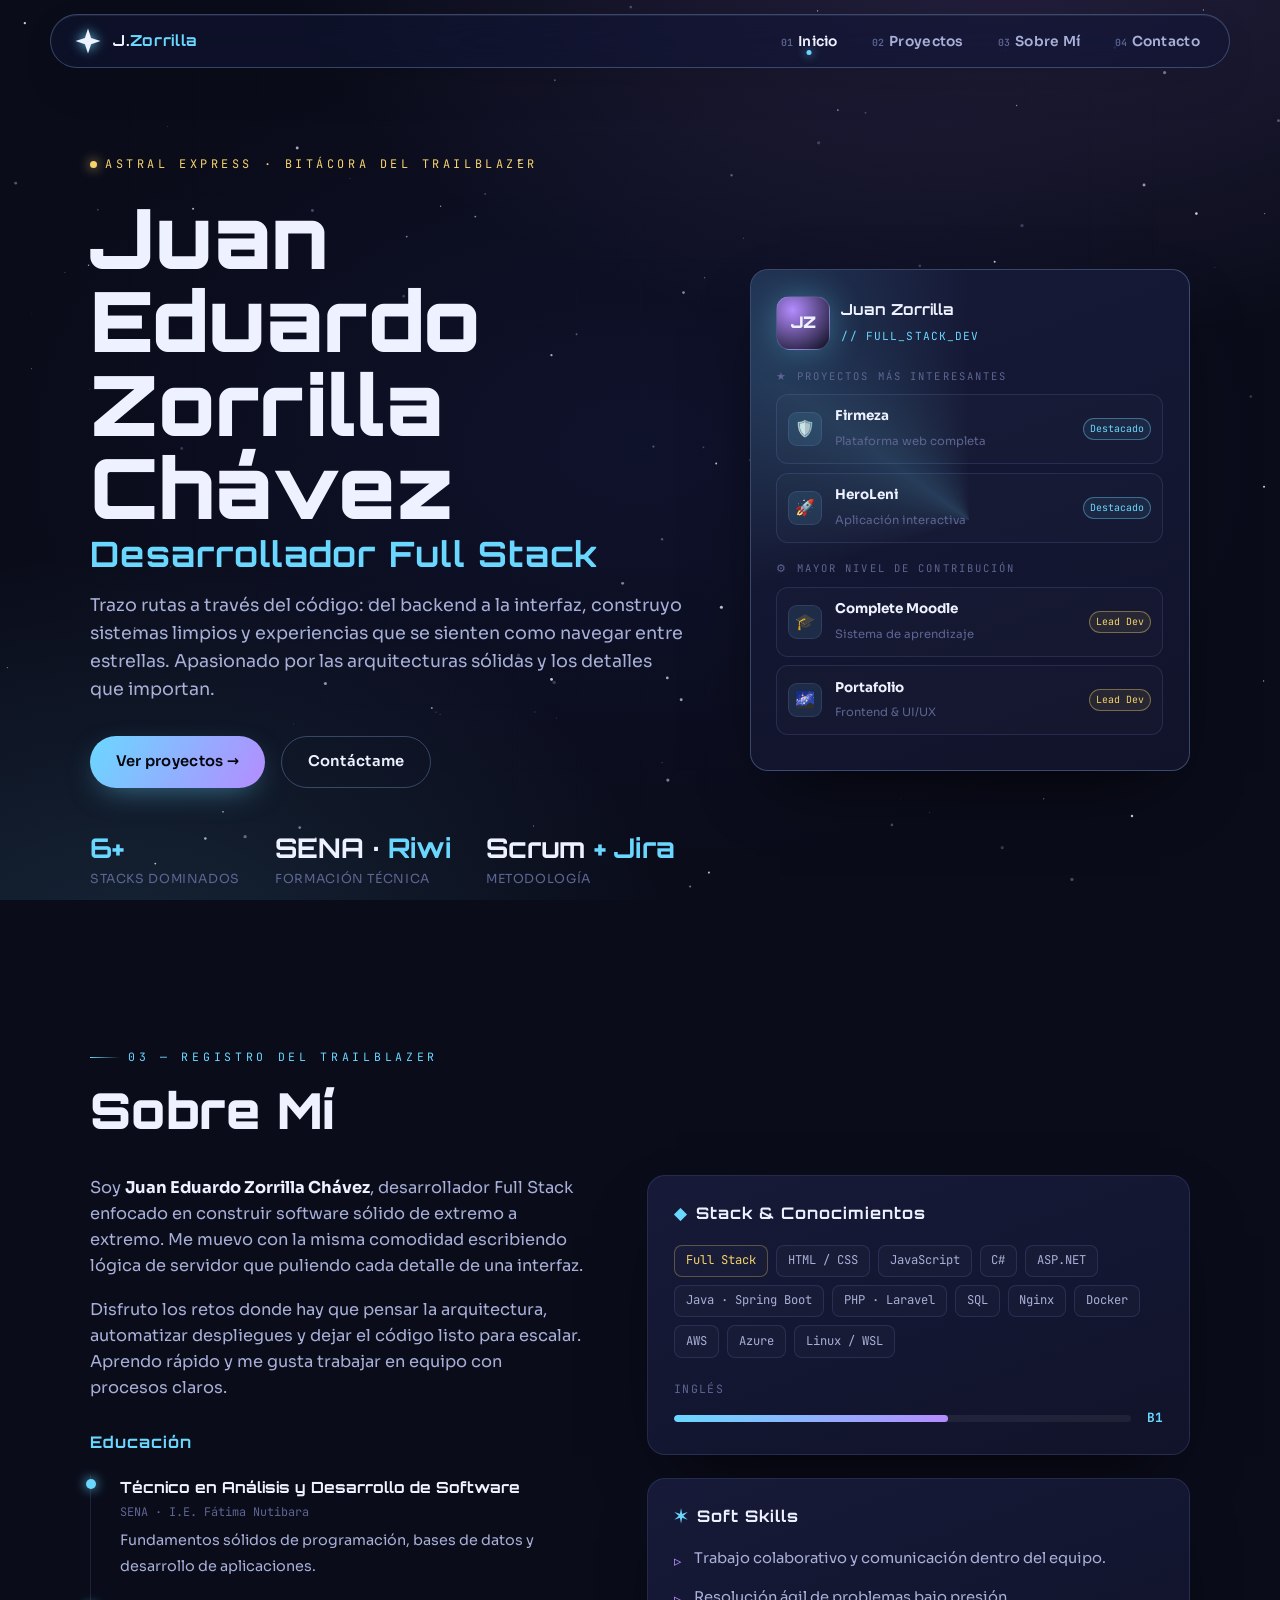
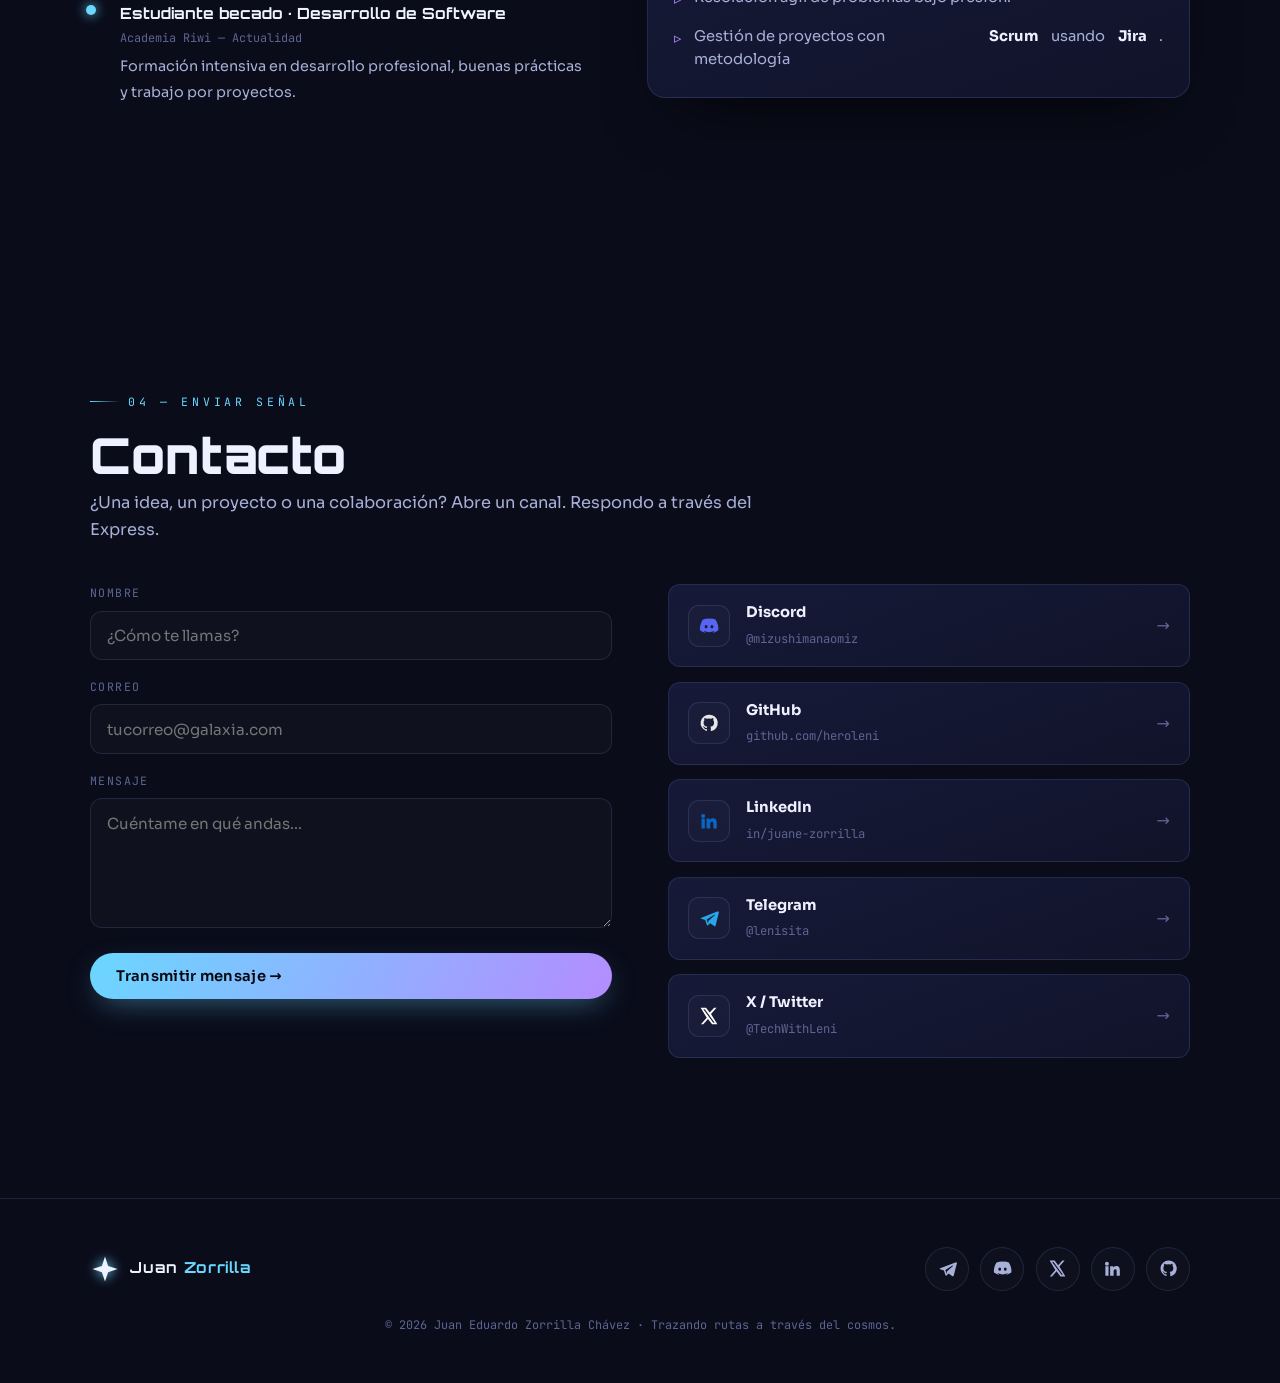
<file: index.html>
<!DOCTYPE html>
<html lang="es">
<head>
<meta charset="UTF-8" />
<meta name="viewport" content="width=device-width, initial-scale=1.0" />
<title>Juan Eduardo Zorrilla Chávez — Portafolio</title>
<meta name="description" content="Desarrollador Full Stack. Trazando rutas a través del código." />
<link rel="preconnect" href="https://fonts.googleapis.com" />
<link rel="preconnect" href="https://fonts.gstatic.com" crossorigin />
<link href="https://fonts.googleapis.com/css2?family=Orbitron:wght@500;700;900&family=Sora:wght@300;400;600;700&family=JetBrains+Mono:wght@400;600&display=swap" rel="stylesheet" />
<link rel="stylesheet" href="styles.css" />
</head>
<body>

<canvas id="starfield"></canvas>
<div id="grid-overlay"></div>

<!-- =================== NAVBAR =================== -->
<nav class="nav" id="nav" aria-label="Navegación principal">
  <a href="index.html" class="brand">
    <span class="mark" aria-hidden="true">
      <svg viewBox="0 0 24 24" fill="none"><path d="M12 2 L14.5 9.5 L22 12 L14.5 14.5 L12 22 L9.5 14.5 L2 12 L9.5 9.5 Z" fill="currentColor"/></svg>
    </span>
    <span class="txt">J.<b>Zorrilla</b></span>
  </a>
  <ul class="nav-links" id="navLinks">
    <li><a href="#inicio"    data-link class="active"><span class="idx">01</span>Inicio</a></li>
    <li><a href="proyectos.html"><span class="idx">02</span>Proyectos</a></li>
    <li><a href="#sobre-mi"  data-link><span class="idx">03</span>Sobre Mí</a></li>
    <li><a href="#contacto"  data-link><span class="idx">04</span>Contacto</a></li>
  </ul>
  <button class="nav-toggle" id="navToggle" aria-label="Abrir menú" aria-expanded="false"><span></span></button>
</nav>

<!-- =================== HERO =================== -->
<header class="hero" id="inicio">
  <div class="wrap hero-inner">
    <div class="hero-copy">
      <span class="hero-tag reveal"><span class="dot"></span>Astral Express · Bitácora del Trailblazer</span>
      <h1 class="reveal d1">
        <span class="name">Juan Eduardo<br>Zorrilla Chávez</span>
        <span class="sub">Desarrollador Full Stack</span>
      </h1>
      <p class="lead reveal d2">
        Trazo rutas a través del código: del backend a la interfaz, construyo
        sistemas limpios y experiencias que se sienten como navegar entre estrellas.
        Apasionado por las arquitecturas sólidas y los detalles que importan.
      </p>
      <div class="hero-cta reveal d3">
        <a href="proyectos.html" class="btn">Ver proyectos →</a>
        <a href="#contacto" class="btn ghost">Contáctame</a>
      </div>
      <div class="hero-stats reveal d4">
        <div class="stat"><div class="n"><span>6+</span></div><div class="l">Stacks dominados</div></div>
        <div class="stat"><div class="n">SENA · <span>Riwi</span></div><div class="l">Formación técnica</div></div>
        <div class="stat"><div class="n">Scrum<span> + Jira</span></div><div class="l">Metodología</div></div>
      </div>
    </div>

    <aside class="hero-card reveal d2" aria-label="Proyectos destacados">
      <div class="hc-head">
        <div class="avatar">JZ</div>
        <div class="t"><b>Juan Zorrilla</b><small>// FULL_STACK_DEV</small></div>
      </div>
      <div class="hc-section-label">★ Proyectos más interesantes</div>
      <div class="hc-proj">
        <div class="pi">🛡️</div>
        <div class="pt"><b>Firmeza</b><small>Plataforma web completa</small></div>
        <span class="badge star">Destacado</span>
      </div>
      <div class="hc-proj">
        <div class="pi">🚀</div>
        <div class="pt"><b>HeroLeni</b><small>Aplicación interactiva</small></div>
        <span class="badge star">Destacado</span>
      </div>
      <div class="hc-section-label">⚙ Mayor nivel de contribución</div>
      <div class="hc-proj">
        <div class="pi">🎓</div>
        <div class="pt"><b>Complete Moodle</b><small>Sistema de aprendizaje</small></div>
        <span class="badge lead">Lead Dev</span>
      </div>
      <div class="hc-proj">
        <div class="pi">🌌</div>
        <div class="pt"><b>Portafolio</b><small>Frontend & UI/UX</small></div>
        <span class="badge lead">Lead Dev</span>
      </div>
    </aside>
  </div>
</header>

<!-- =================== SOBRE MÍ =================== -->
<section id="sobre-mi">
  <div class="wrap">
    <span class="eyebrow reveal">03 — Registro del Trailblazer</span>
    <h2 class="section-title reveal d1">Sobre Mí</h2>

    <div class="about-grid" style="margin-top:2.4rem;">
      <div class="about-bio reveal d1">
        <p>
          Soy <strong>Juan Eduardo Zorrilla Chávez</strong>, desarrollador
          Full Stack enfocado en construir software sólido de extremo a extremo.
          Me muevo con la misma comodidad escribiendo lógica de servidor que
          puliendo cada detalle de una interfaz.
        </p>
        <p>
          Disfruto los retos donde hay que pensar la arquitectura, automatizar
          despliegues y dejar el código listo para escalar. Aprendo rápido y me
          gusta trabajar en equipo con procesos claros.
        </p>

        <div class="edu">
          <h4 style="font-family:var(--display);font-size:1rem;letter-spacing:.06em;margin-bottom:1.2rem;color:var(--stellar);">Educación</h4>
          <div class="edu-item">
            <b>Técnico en Análisis y Desarrollo de Software</b>
            <small>SENA · I.E. Fátima Nutibara</small>
            <span>Fundamentos sólidos de programación, bases de datos y desarrollo de aplicaciones.</span>
          </div>
          <div class="edu-item">
            <b>Estudiante becado · Desarrollo de Software</b>
            <small>Academia Riwi — Actualidad</small>
            <span>Formación intensiva en desarrollo profesional, buenas prácticas y trabajo por proyectos.</span>
          </div>
        </div>
      </div>

      <div class="about-panels">
        <div class="panel reveal d2">
          <h4><span class="ic">◆</span> Stack &amp; Conocimientos</h4>
          <div class="chips">
            <span class="chip key">Full Stack</span>
            <span class="chip">HTML / CSS</span>
            <span class="chip">JavaScript</span>
            <span class="chip">C#</span>
            <span class="chip">ASP.NET</span>
            <span class="chip">Java · Spring Boot</span>
            <span class="chip">PHP · Laravel</span>
            <span class="chip">SQL</span>
            <span class="chip">Nginx</span>
            <span class="chip">Docker</span>
            <span class="chip">AWS</span>
            <span class="chip">Azure</span>
            <span class="chip">Linux / WSL</span>
          </div>
          <div style="margin-top:1.4rem;">
            <div style="font-family:var(--mono);font-size:.72rem;letter-spacing:.12em;text-transform:uppercase;color:var(--ink-faint);margin-bottom:.6rem;">Inglés</div>
            <div class="lang-row"><div class="bar"><i style="width:60%"></i></div><b>B1</b></div>
          </div>
        </div>

        <div class="panel reveal d3">
          <h4><span class="ic">✶</span> Soft Skills</h4>
          <ul class="softlist">
            <li><span class="ic">▹</span> Trabajo colaborativo y comunicación dentro del equipo.</li>
            <li><span class="ic">▹</span> Resolución ágil de problemas bajo presión.</li>
            <li><span class="ic">▹</span> Gestión de proyectos con metodología <strong style="color:var(--ink)">Scrum</strong> usando <strong style="color:var(--ink)">Jira</strong>.</li>
          </ul>
        </div>
      </div>
    </div>
  </div>
</section>

<!-- =================== CONTACTO =================== -->
<section id="contacto">
  <div class="wrap">
    <span class="eyebrow reveal">04 — Enviar señal</span>
    <h2 class="section-title reveal d1">Contacto</h2>
    <p class="section-sub reveal d1">¿Una idea, un proyecto o una colaboración? Abre un canal. Respondo a través del Express.</p>

    <div class="contact-grid" style="margin-top:2.6rem;">
      <form class="form reveal d2" id="contactForm" novalidate>
        <div class="field">
          <label for="name">Nombre</label>
          <input type="text" id="name" name="name" placeholder="¿Cómo te llamas?" required />
        </div>
        <div class="field">
          <label for="email">Correo</label>
          <input type="email" id="email" name="email" placeholder="tucorreo@galaxia.com" required />
        </div>
        <div class="field">
          <label for="msg">Mensaje</label>
          <textarea id="msg" name="msg" placeholder="Cuéntame en qué andas..." required></textarea>
        </div>
        <button type="submit" class="btn">Transmitir mensaje →</button>
        <div class="form-status" id="formStatus" role="status" aria-live="polite"></div>
      </form>

      <div class="quick reveal d3">
        <a class="quick-link" style="--qc:#5865f2" href="#" data-social>
          <span class="qi"><svg viewBox="0 0 24 24" fill="currentColor"><path d="M20.3 4.4A19.8 19.8 0 0 0 15.4 3l-.2.4a18 18 0 0 1 4.4 1.4 16.6 16.6 0 0 0-14.4 0A18 18 0 0 1 9.6 3.4L9.4 3a19.8 19.8 0 0 0-4.9 1.4C1.6 8.8.8 13 1.2 17.2A19.9 19.9 0 0 0 7.3 20l.4-.6a13 13 0 0 1-2-1c.2-.1.3-.2.5-.3a14.2 14.2 0 0 0 12 0l.5.3a13 13 0 0 1-2 1l.4.6a19.9 19.9 0 0 0 6.1-2.8c.5-4.9-.8-9-3.3-12.8ZM8.5 14.8c-1 0-1.7-.9-1.7-2s.8-2 1.7-2 1.8.9 1.7 2c0 1.1-.8 2-1.7 2Zm7 0c-1 0-1.7-.9-1.7-2s.8-2 1.7-2 1.8.9 1.7 2c0 1.1-.7 2-1.7 2Z"/></svg></span>
          <span class="qt"><b>Discord</b><small>@mizushimanaomiz</small></span>
          <span class="arrow">→</span>
        </a>
        <a class="quick-link" style="--qc:#e6e6e6" href="https://github.com/heroleni" target="_blank" rel="noopener">
          <span class="qi"><svg viewBox="0 0 24 24" fill="currentColor"><path d="M12 2A10 10 0 0 0 8.8 21.5c.5.1.7-.2.7-.5v-1.7c-2.8.6-3.4-1.3-3.4-1.3-.5-1.2-1.1-1.5-1.1-1.5-.9-.6.1-.6.1-.6 1 .1 1.5 1 1.5 1 .9 1.5 2.3 1.1 2.9.8 0-.6.3-1.1.6-1.4-2.2-.2-4.6-1.1-4.6-5 0-1.1.4-2 1-2.7-.1-.3-.4-1.3.1-2.7 0 0 .8-.3 2.7 1a9.4 9.4 0 0 1 5 0c1.9-1.3 2.7-1 2.7-1 .5 1.4.2 2.4.1 2.7.6.7 1 1.6 1 2.7 0 3.9-2.4 4.8-4.6 5 .3.3.7 1 .7 2v2.9c0 .3.2.6.7.5A10 10 0 0 0 12 2Z"/></svg></span>
          <span class="qt"><b>GitHub</b><small>github.com/heroleni</small></span>
          <span class="arrow">→</span>
        </a>
        <a class="quick-link" style="--qc:#0a66c2" href="https://www.linkedin.com/in/juane-zorrilla/" target="_blank" rel="noopener">
          <span class="qi"><svg viewBox="0 0 24 24" fill="currentColor"><path d="M4.98 3.5a2.5 2.5 0 1 1 0 5 2.5 2.5 0 0 1 0-5ZM3 9h4v12H3V9Zm6 0h3.8v1.7h.05c.53-1 1.8-2 3.7-2 4 0 4.7 2.6 4.7 6V21h-4v-5.3c0-1.3 0-2.9-1.8-2.9s-2 1.4-2 2.8V21H9V9Z"/></svg></span>
          <span class="qt"><b>LinkedIn</b><small>in/juane-zorrilla</small></span>
          <span class="arrow">→</span>
        </a>
        <a class="quick-link" style="--qc:#27a7e7" href="https://telegram.org/" target="_blank" rel="noopener">
          <span class="qi"><svg viewBox="0 0 24 24" fill="currentColor"><path d="M21.9 4.3 2.9 11.6c-1.1.4-1.1 1.1-.2 1.4l4.8 1.5 1.8 5.7c.2.6.4.8.9.8.4 0 .6-.2.9-.5l2.3-2.3 4.8 3.5c.9.5 1.5.2 1.7-.8L23.8 5.6c.3-1.2-.5-1.8-1.3-1.3Zm-3 4.4-7.7 7-.3 3.2-1.6-5 9-5.7c.4-.3.8-.1.6.5Z"/></svg></span>
          <span class="qt"><b>Telegram</b><small>@lenisita</small></span>
          <span class="arrow">→</span>
        </a>
        <a class="quick-link" style="--qc:#ffffff" href="https://x.com/" target="_blank" rel="noopener">
          <span class="qi"><svg viewBox="0 0 24 24" fill="currentColor"><path d="M18.2 2H21l-6.6 7.5L22 22h-6.3l-4.9-6.4L5.1 22H2.3l7-8L2 2h6.4l4.4 5.9L18.2 2Zm-1.1 18h1.7L7 3.8H5.2L17.1 20Z"/></svg></span>
          <span class="qt"><b>X / Twitter</b><small>@TechWithLeni</small></span>
          <span class="arrow">→</span>
        </a>
      </div>
    </div>
  </div>
</section>

<!-- =================== FOOTER =================== -->
<footer class="footer">
  <div class="wrap">
    <div class="footer-inner">
      <a href="index.html" class="brand">
        <span class="mark" aria-hidden="true"><svg viewBox="0 0 24 24" fill="none"><path d="M12 2 L14.5 9.5 L22 12 L14.5 14.5 L12 22 L9.5 14.5 L2 12 L9.5 9.5 Z" fill="currentColor"/></svg></span>
        <span class="txt">Juan <b>Zorrilla</b></span>
      </a>
      <div class="socials">
        <a class="social tg" href="https://telegram.org/" target="_blank" rel="noopener" aria-label="Telegram"><svg viewBox="0 0 24 24" fill="currentColor"><path d="M21.9 4.3 2.9 11.6c-1.1.4-1.1 1.1-.2 1.4l4.8 1.5 1.8 5.7c.2.6.4.8.9.8.4 0 .6-.2.9-.5l2.3-2.3 4.8 3.5c.9.5 1.5.2 1.7-.8L23.8 5.6c.3-1.2-.5-1.8-1.3-1.3Zm-3 4.4-7.7 7-.3 3.2-1.6-5 9-5.7c.4-.3.8-.1.6.5Z"/></svg></a>
        <a class="social dc" href="#" data-social aria-label="Discord"><svg viewBox="0 0 24 24" fill="currentColor"><path d="M20.3 4.4A19.8 19.8 0 0 0 15.4 3l-.2.4a18 18 0 0 1 4.4 1.4 16.6 16.6 0 0 0-14.4 0A18 18 0 0 1 9.6 3.4L9.4 3a19.8 19.8 0 0 0-4.9 1.4C1.6 8.8.8 13 1.2 17.2A19.9 19.9 0 0 0 7.3 20l.4-.6a13 13 0 0 1-2-1c.2-.1.3-.2.5-.3a14.2 14.2 0 0 0 12 0l.5.3a13 13 0 0 1-2 1l.4.6a19.9 19.9 0 0 0 6.1-2.8c.5-4.9-.8-9-3.3-12.8ZM8.5 14.8c-1 0-1.7-.9-1.7-2s.8-2 1.7-2 1.8.9 1.7 2c0 1.1-.8 2-1.7 2Zm7 0c-1 0-1.7-.9-1.7-2s.8-2 1.7-2 1.8.9 1.7 2c0 1.1-.7 2-1.7 2Z"/></svg></a>
        <a class="social x"  href="https://x.com/" target="_blank" rel="noopener" aria-label="X / Twitter"><svg viewBox="0 0 24 24" fill="currentColor"><path d="M18.2 2H21l-6.6 7.5L22 22h-6.3l-4.9-6.4L5.1 22H2.3l7-8L2 2h6.4l4.4 5.9L18.2 2Zm-1.1 18h1.7L7 3.8H5.2L17.1 20Z"/></svg></a>
        <a class="social li" href="https://linkedin.com/" target="_blank" rel="noopener" aria-label="LinkedIn"><svg viewBox="0 0 24 24" fill="currentColor"><path d="M4.98 3.5a2.5 2.5 0 1 1 0 5 2.5 2.5 0 0 1 0-5ZM3 9h4v12H3V9Zm6 0h3.8v1.7h.05c.53-1 1.8-2 3.7-2 4 0 4.7 2.6 4.7 6V21h-4v-5.3c0-1.3 0-2.9-1.8-2.9s-2 1.4-2 2.8V21H9V9Z"/></svg></a>
        <a class="social gh" href="https://github.com/" target="_blank" rel="noopener" aria-label="GitHub"><svg viewBox="0 0 24 24" fill="currentColor"><path d="M12 2A10 10 0 0 0 8.8 21.5c.5.1.7-.2.7-.5v-1.7c-2.8.6-3.4-1.3-3.4-1.3-.5-1.2-1.1-1.5-1.1-1.5-.9-.6.1-.6.1-.6 1 .1 1.5 1 1.5 1 .9 1.5 2.3 1.1 2.9.8 0-.6.3-1.1.6-1.4-2.2-.2-4.6-1.1-4.6-5 0-1.1.4-2 1-2.7-.1-.3-.4-1.3.1-2.7 0 0 .8-.3 2.7 1a9.4 9.4 0 0 1 5 0c1.9-1.3 2.7-1 2.7-1 .5 1.4.2 2.4.1 2.7.6.7 1 1.6 1 2.7 0 3.9-2.4 4.8-4.6 5 .3.3.7 1 .7 2v2.9c0 .3.2.6.7.5A10 10 0 0 0 12 2Z"/></svg></a>
      </div>
    </div>
    <div class="copy">© <span id="year"></span> Juan Eduardo Zorrilla Chávez · Trazando rutas a través del cosmos.</div>
  </div>
</footer>

<script src="main.js"></script>
</body>
</html>
</file>
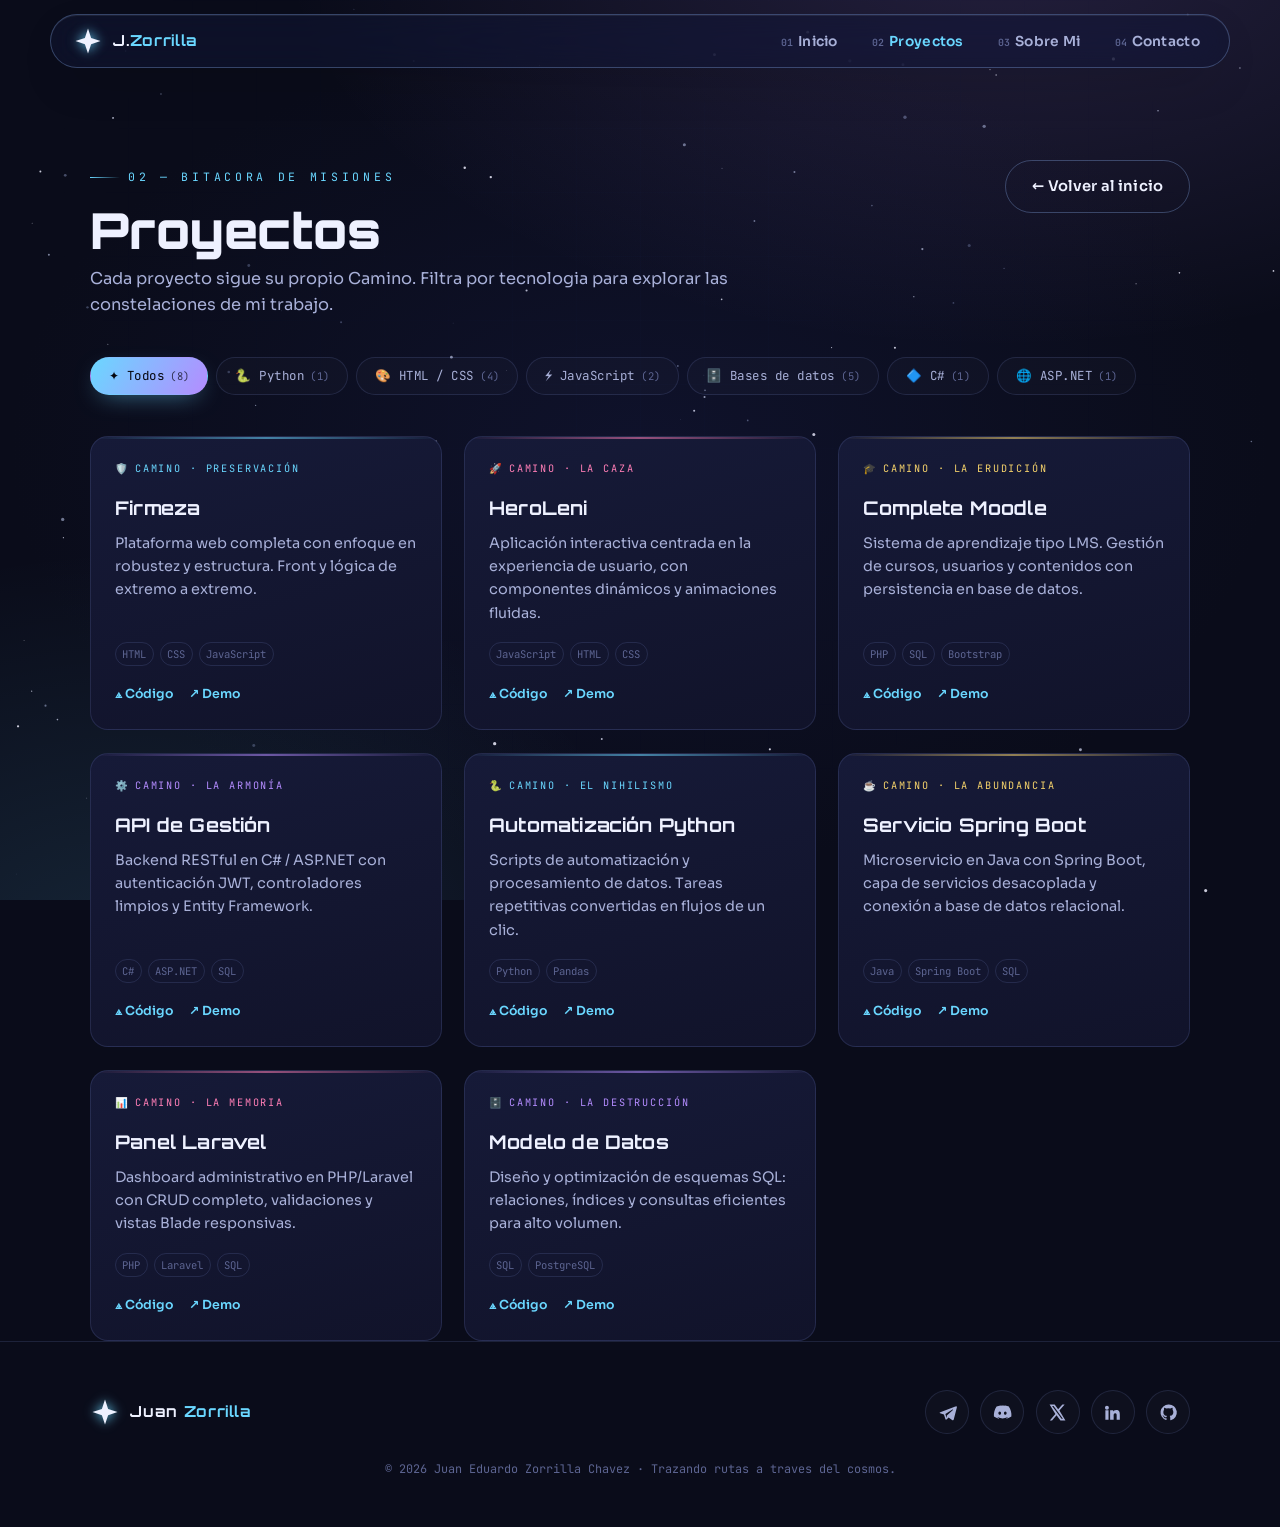
<file: proyectos.html>
<!DOCTYPE html>
<html lang="es">
<head>
<meta charset="UTF-8" />
<meta name="viewport" content="width=device-width, initial-scale=1.0" />
<title>Proyectos — Juan Eduardo Zorrilla Chávez</title>
<meta name="description" content="Galería de proyectos filtrables por tecnología." />
<link rel="preconnect" href="https://fonts.googleapis.com" />
<link rel="preconnect" href="https://fonts.gstatic.com" crossorigin />
<link href="https://fonts.googleapis.com/css2?family=Orbitron:wght@500;700;900&family=Sora:wght@300;400;600;700&family=JetBrains+Mono:wght@400;600&display=swap" rel="stylesheet" />
<link rel="stylesheet" href="styles.css" />
</head>
<body>

<canvas id="starfield"></canvas>
<div id="grid-overlay"></div>

<nav class="nav" id="nav" aria-label="Navegación principal">
  <a href="index.html" class="brand">
    <span class="mark" aria-hidden="true">
      <svg viewBox="0 0 24 24" fill="none"><path d="M12 2 L14.5 9.5 L22 12 L14.5 14.5 L12 22 L9.5 14.5 L2 12 L9.5 9.5 Z" fill="currentColor"/></svg>
    </span>
    <span class="txt">J.<b>Zorrilla</b></span>
  </a>
  <ul class="nav-links" id="navLinks">
    <li><a href="index.html"><span class="idx">01</span>Inicio</a></li>
    <li><a href="proyectos.html" class="current-page"><span class="idx">02</span>Proyectos</a></li>
    <li><a href="index.html#sobre-mi"><span class="idx">03</span>Sobre Mi</a></li>
    <li><a href="index.html#contacto"><span class="idx">04</span>Contacto</a></li>
  </ul>
  <button class="nav-toggle" id="navToggle" aria-label="Abrir menu" aria-expanded="false"><span></span></button>
</nav>

<main class="proj-page">
  <div class="wrap">
    <div class="proj-head">
      <div class="reveal">
        <span class="eyebrow">02 — Bitacora de misiones</span>
        <h1 class="section-title">Proyectos</h1>
        <p class="section-sub">Cada proyecto sigue su propio Camino. Filtra por tecnologia para explorar las constelaciones de mi trabajo.</p>
      </div>
      <a href="index.html" class="btn ghost reveal d1" style="align-self:flex-start;">← Volver al inicio</a>
    </div>

    <div class="filters reveal d1" id="filters">
      <button class="filter active" data-filter="all">✦ Todos <span class="cnt"></span></button>
      <button class="filter" data-filter="python">🐍 Python <span class="cnt"></span></button>
      <button class="filter" data-filter="htmlcss">🎨 HTML / CSS <span class="cnt"></span></button>
      <button class="filter" data-filter="js">⚡ JavaScript <span class="cnt"></span></button>
      <button class="filter" data-filter="db">🗄️ Bases de datos <span class="cnt"></span></button>
      <button class="filter" data-filter="csharp">🔷 C# <span class="cnt"></span></button>
      <button class="filter" data-filter="aspnet">🌐 ASP.NET <span class="cnt"></span></button>
    </div>

    <div class="proj-grid" id="projGrid"></div>
    <div class="empty-note" id="emptyNote">// No hay misiones en esta constelacion todavia.</div>
  </div>
</main>

<footer class="footer">
  <div class="wrap">
    <div class="footer-inner">
      <a href="index.html" class="brand">
        <span class="mark" aria-hidden="true"><svg viewBox="0 0 24 24" fill="none"><path d="M12 2 L14.5 9.5 L22 12 L14.5 14.5 L12 22 L9.5 14.5 L2 12 L9.5 9.5 Z" fill="currentColor"/></svg></span>
        <span class="txt">Juan <b>Zorrilla</b></span>
      </a>
      <div class="socials">
        <a class="social tg" href="https://telegram.org/" target="_blank" rel="noopener" aria-label="Telegram">
          <svg viewBox="0 0 24 24" fill="currentColor"><path d="M21.9 4.3 2.9 11.6c-1.1.4-1.1 1.1-.2 1.4l4.8 1.5 1.8 5.7c.2.6.4.8.9.8.4 0 .6-.2.9-.5l2.3-2.3 4.8 3.5c.9.5 1.5.2 1.7-.8L23.8 5.6c.3-1.2-.5-1.8-1.3-1.3Zm-3 4.4-7.7 7-.3 3.2-1.6-5 9-5.7c.4-.3.8-.1.6.5Z"/></svg>
        </a>
        <a class="social dc" href="#" data-social aria-label="Discord">
          <svg viewBox="0 0 24 24" fill="currentColor"><path d="M20.3 4.4A19.8 19.8 0 0 0 15.4 3l-.2.4a18 18 0 0 1 4.4 1.4 16.6 16.6 0 0 0-14.4 0A18 18 0 0 1 9.6 3.4L9.4 3a19.8 19.8 0 0 0-4.9 1.4C1.6 8.8.8 13 1.2 17.2A19.9 19.9 0 0 0 7.3 20l.4-.6a13 13 0 0 1-2-1c.2-.1.3-.2.5-.3a14.2 14.2 0 0 0 12 0l.5.3a13 13 0 0 1-2 1l.4.6a19.9 19.9 0 0 0 6.1-2.8c.5-4.9-.8-9-3.3-12.8ZM8.5 14.8c-1 0-1.7-.9-1.7-2s.8-2 1.7-2 1.8.9 1.7 2c0 1.1-.8 2-1.7 2Zm7 0c-1 0-1.7-.9-1.7-2s.8-2 1.7-2 1.8.9 1.7 2c0 1.1-.7 2-1.7 2Z"/></svg>
        </a>
        <a class="social x" href="https://x.com/" target="_blank" rel="noopener" aria-label="X">
          <svg viewBox="0 0 24 24" fill="currentColor"><path d="M18.2 2H21l-6.6 7.5L22 22h-6.3l-4.9-6.4L5.1 22H2.3l7-8L2 2h6.4l4.4 5.9L18.2 2Zm-1.1 18h1.7L7 3.8H5.2L17.1 20Z"/></svg>
        </a>
        <a class="social li" href="https://linkedin.com/" target="_blank" rel="noopener" aria-label="LinkedIn">
          <svg viewBox="0 0 24 24" fill="currentColor"><path d="M4.98 3.5a2.5 2.5 0 1 1 0 5 2.5 2.5 0 0 1 0-5ZM3 9h4v12H3V9Zm6 0h3.8v1.7h.05c.53-1 1.8-2 3.7-2 4 0 4.7 2.6 4.7 6V21h-4v-5.3c0-1.3 0-2.9-1.8-2.9s-2 1.4-2 2.8V21H9V9Z"/></svg>
        </a>
        <a class="social gh" href="https://github.com/" target="_blank" rel="noopener" aria-label="GitHub">
          <svg viewBox="0 0 24 24" fill="currentColor"><path d="M12 2A10 10 0 0 0 8.8 21.5c.5.1.7-.2.7-.5v-1.7c-2.8.6-3.4-1.3-3.4-1.3-.5-1.2-1.1-1.5-1.1-1.5-.9-.6.1-.6.1-.6 1 .1 1.5 1 1.5 1 .9 1.5 2.3 1.1 2.9.8 0-.6.3-1.1.6-1.4-2.2-.2-4.6-1.1-4.6-5 0-1.1.4-2 1-2.7-.1-.3-.4-1.3.1-2.7 0 0 .8-.3 2.7 1a9.4 9.4 0 0 1 5 0c1.9-1.3 2.7-1 2.7-1 .5 1.4.2 2.4.1 2.7.6.7 1 1.6 1 2.7 0 3.9-2.4 4.8-4.6 5 .3.3.7 1 .7 2v2.9c0 .3.2.6.7.5A10 10 0 0 0 12 2Z"/></svg>
        </a>
      </div>
    </div>
    <div class="copy">© <span id="year"></span> Juan Eduardo Zorrilla Chavez · Trazando rutas a traves del cosmos.</div>
  </div>
</footer>

<script src="main.js"></script>
<script>
// Render de proyectos (usa window.PROJECTS definido en main.js)
(function initProjects() {
  const grid      = document.getElementById('projGrid');
  const emptyNote = document.getElementById('emptyNote');

  function cardHTML(p) {
    return `
    <article class="card show-anim" data-tags="${p.tags.join(' ')}" style="--path:${p.color}">
      <span class="path-tag"><span class="ic">${p.icon}</span> Camino · ${p.path}</span>
      <h3>${p.title}</h3>
      <p>${p.desc}</p>
      <div class="tech">${p.tech.map(t => `<span>${t}</span>`).join('')}</div>
      <div class="links">
        <a href="${p.repo}" target="_blank" rel="noopener">⟁ Código</a>
        <a href="${p.demo}" target="_blank" rel="noopener">↗ Demo</a>
      </div>
    </article>`;
  }

  function updateCounts() {
    document.querySelectorAll('.filter').forEach(btn => {
      const f = btn.dataset.filter;
      const n = f === 'all'
        ? window.PROJECTS.length
        : window.PROJECTS.filter(p => p.tags.includes(f)).length;
      btn.querySelector('.cnt').textContent = `(${n})`;
    });
  }

  function render(list) {
    grid.innerHTML = list.map(cardHTML).join('');
    emptyNote.style.display = list.length ? 'none' : 'block';
    const io = new IntersectionObserver(entries => {
      entries.forEach(en => { if (en.isIntersecting) { en.target.classList.add('in'); io.unobserve(en.target); } });
    }, { threshold: .1 });
    grid.querySelectorAll('.card').forEach(c => { c.classList.add('reveal'); io.observe(c); });
  }

  document.getElementById('filters').addEventListener('click', e => {
    const btn = e.target.closest('.filter');
    if (!btn) return;
    document.querySelectorAll('.filter').forEach(b => b.classList.remove('active'));
    btn.classList.add('active');
    const f = btn.dataset.filter;
    render(f === 'all' ? window.PROJECTS : window.PROJECTS.filter(p => p.tags.includes(f)));
  });

  updateCounts();
  render(window.PROJECTS);
})();
</script>
</body>
</html>
</file>
<file: styles.css>
/* =====================================================================
   styles.css — Juan Eduardo Zorrilla Chávez · Portafolio
   Tema: Honkai: Star Rail / Astral Express
   ===================================================================== */

/* =====================================================================
   VARIABLES
   ===================================================================== */
:root {
  /* Fondos cósmicos */
  --void:         #05060e;
  --space:        #0a0c1a;
  --nebula:       #11132a;
  --nebula-2:     #161a38;

  /* Acentos estelares */
  --stellar:      #6ad7ff;
  --astral:       #b48cff;
  --gold:         #f6d36b;
  --rose:         #ff7eb6;

  /* Texto */
  --ink:          #eef1ff;
  --ink-soft:     #a8b0d8;
  --ink-faint:    #5d6592;

  /* Bordes / vidrio */
  --line:         rgba(150, 170, 255, .14);
  --line-bright:  rgba(150, 190, 255, .30);
  --glass:        rgba(18, 22, 48, .55);
  --glass-strong: rgba(14, 17, 38, .72);

  /* Tipografía */
  --display: 'Orbitron', sans-serif;
  --body:    'Sora', system-ui, sans-serif;
  --mono:    'JetBrains Mono', monospace;

  /* Sistema */
  --radius:    18px;
  --radius-sm: 12px;
  --maxw:      1180px;
  --ease:      cubic-bezier(.2, .7, .2, 1);
  --shadow:    0 30px 70px -30px rgba(0, 0, 0, .85);
  --glow:      0 0 32px rgba(106, 215, 255, .35);
}

/* =====================================================================
   RESET
   ===================================================================== */
*, *::before, *::after { box-sizing: border-box; margin: 0; padding: 0; }
html { scroll-behavior: smooth; scroll-padding-top: 96px; }
body {
  font-family: var(--body);
  background: var(--space);
  color: var(--ink);
  line-height: 1.6;
  overflow-x: hidden;
  -webkit-font-smoothing: antialiased;
}
a { color: inherit; text-decoration: none; }
img { max-width: 100%; display: block; }
button { font-family: inherit; cursor: pointer; border: none; background: none; color: inherit; }
ul { list-style: none; }
::selection { background: var(--stellar); color: var(--void); }

/* Scrollbar */
::-webkit-scrollbar { width: 10px; }
::-webkit-scrollbar-track { background: var(--void); }
::-webkit-scrollbar-thumb {
  background: linear-gradient(var(--astral), var(--stellar));
  border-radius: 20px;
  border: 2px solid var(--void);
}

/* =====================================================================
   FONDO CÓSMICO
   ===================================================================== */
#starfield {
  position: fixed; inset: 0; z-index: -2;
  background:
    radial-gradient(1200px 700px at 78% -8%, rgba(180, 140, 255, .16), transparent 60%),
    radial-gradient(1000px 800px at 10% 110%, rgba(106, 215, 255, .13), transparent 55%),
    radial-gradient(900px 600px at 50% 50%, rgba(20, 24, 60, .5), transparent 70%),
    var(--space);
}
#grid-overlay {
  position: fixed; inset: 0; z-index: -1; pointer-events: none; opacity: .4;
  background-image:
    linear-gradient(rgba(120, 150, 255, .04) 1px, transparent 1px),
    linear-gradient(90deg, rgba(120, 150, 255, .04) 1px, transparent 1px);
  background-size: 64px 64px;
  mask-image: radial-gradient(circle at 50% 30%, #000 0%, transparent 80%);
}

/* =====================================================================
   LAYOUT
   ===================================================================== */
.wrap {
  width: 100%;
  max-width: var(--maxw);
  margin-inline: auto;
  padding-inline: clamp(20px, 5vw, 40px);
}
section { position: relative; padding-block: clamp(80px, 11vw, 140px); }

.eyebrow {
  font-family: var(--mono); font-size: .72rem; letter-spacing: .32em;
  text-transform: uppercase; color: var(--stellar);
  display: inline-flex; align-items: center; gap: .7em; margin-bottom: 1.1rem;
}
.eyebrow::before {
  content: ""; width: 30px; height: 1px;
  background: linear-gradient(90deg, var(--stellar), transparent);
}
.section-title {
  font-family: var(--display); font-weight: 900;
  font-size: clamp(1.9rem, 4.4vw, 3.1rem);
  line-height: 1.05; letter-spacing: .01em; margin-bottom: .6rem;
}
.section-sub { color: var(--ink-soft); max-width: 56ch; font-size: 1.02rem; }

/* =====================================================================
   NAVBAR — Liquid Glass
   ===================================================================== */
.nav {
  position: fixed; top: 14px; left: 50%; transform: translateX(-50%);
  width: min(var(--maxw), calc(100% - 28px)); z-index: 1000;
  display: flex; align-items: center; justify-content: space-between;
  padding: 11px 14px 11px 22px; border-radius: 999px;
  background: var(--glass);
  border: 1px solid var(--line-bright);
  backdrop-filter: blur(22px) saturate(160%);
  -webkit-backdrop-filter: blur(22px) saturate(160%);
  box-shadow: 0 18px 50px -24px rgba(0,0,0,.9), inset 0 1px 0 rgba(255,255,255,.07);
  transition: transform .45s var(--ease), opacity .35s var(--ease), background .4s;
}
.nav.hidden  { transform: translateX(-50%) translateY(-160%); opacity: 0; }
.nav.scrolled { background: var(--glass-strong); }

.brand { display: flex; align-items: center; gap: .65rem; font-family: var(--display); font-weight: 700; letter-spacing: .04em; }
.brand .mark { width: 30px; height: 30px; flex: none; display: grid; place-items: center; }
.brand .mark svg { width: 100%; height: 100%; filter: drop-shadow(0 0 6px var(--stellar)); }
.brand .txt { font-size: .95rem; }
.brand .txt b { color: var(--stellar); }

.nav-links { display: flex; align-items: center; gap: .25rem; }
.nav-links a {
  position: relative; font-size: .86rem; font-weight: 600; letter-spacing: .02em;
  padding: .55rem .95rem; border-radius: 999px; color: var(--ink-soft);
  transition: color .25s, background .25s;
}
.nav-links a .idx { font-family: var(--mono); font-size: .62rem; color: var(--ink-faint); margin-right: .45em; }
.nav-links a:hover { color: var(--ink); background: rgba(120, 150, 255, .10); }
.nav-links a.active { color: var(--ink); }
.nav-links a.active::after {
  content: ""; position: absolute; left: 50%; bottom: .28rem; transform: translateX(-50%);
  width: 5px; height: 5px; border-radius: 50%;
  background: var(--stellar); box-shadow: 0 0 10px var(--stellar);
}
/* Enlace "actual" en páginas distintas a index */
.nav-links a.current-page { color: var(--stellar); }

.nav-toggle {
  display: none; width: 42px; height: 42px; border-radius: 50%;
  border: 1px solid var(--line-bright); align-items: center; justify-content: center;
}
.nav-toggle span { width: 18px; height: 2px; background: var(--ink); position: relative; transition: .3s; }
.nav-toggle span::before,
.nav-toggle span::after {
  content: ""; position: absolute; left: 0; width: 18px; height: 2px;
  background: var(--ink); transition: .3s;
}
.nav-toggle span::before { top: -6px; }
.nav-toggle span::after  { top:  6px; }
.nav-toggle.open span { background: transparent; }
.nav-toggle.open span::before { top: 0; transform: rotate(45deg); }
.nav-toggle.open span::after  { top: 0; transform: rotate(-45deg); }

/* =====================================================================
   BOTONES
   ===================================================================== */
.btn {
  --c1: var(--stellar); --c2: var(--astral);
  position: relative; display: inline-flex; align-items: center; gap: .6em;
  font-family: var(--body); font-weight: 600; font-size: .92rem; letter-spacing: .02em;
  padding: .85rem 1.6rem; border-radius: 999px; overflow: hidden;
  color: var(--void); isolation: isolate;
  background: linear-gradient(120deg, var(--c1), var(--c2));
  transition: transform .3s var(--ease), box-shadow .3s var(--ease);
  box-shadow: 0 10px 30px -10px rgba(106, 215, 255, .5);
}
.btn::after {
  content: ""; position: absolute; inset: 0; z-index: -1;
  background: linear-gradient(120deg, transparent 20%, rgba(255,255,255,.55) 50%, transparent 80%);
  transform: translateX(-120%); transition: transform .6s var(--ease);
}
.btn:hover { transform: translateY(-3px); box-shadow: 0 16px 40px -12px rgba(180,140,255,.65); }
.btn:hover::after { transform: translateX(120%); }
.btn:active { transform: translateY(-1px) scale(.99); }

.btn.ghost {
  background: transparent; color: var(--ink);
  border: 1px solid var(--line-bright); box-shadow: none;
}
.btn.ghost::after { display: none; }
.btn.ghost:hover { border-color: var(--stellar); color: var(--stellar); background: rgba(106,215,255,.06); }

/* =====================================================================
   REVEAL ON SCROLL
   ===================================================================== */
.reveal { opacity: 0; transform: translateY(34px); transition: opacity .7s var(--ease), transform .7s var(--ease); }
.reveal.in { opacity: 1; transform: none; }
.reveal.d1 { transition-delay: .08s; } .reveal.d2 { transition-delay: .16s; }
.reveal.d3 { transition-delay: .24s; } .reveal.d4 { transition-delay: .32s; }

/* =====================================================================
   HERO
   ===================================================================== */
.hero { min-height: 100svh; display: flex; align-items: center; padding-top: 140px; }
.hero-inner {
  display: grid; grid-template-columns: 1.15fr .85fr;
  gap: clamp(2rem, 5vw, 4rem); align-items: center; width: 100%;
}

.hero-tag {
  font-family: var(--mono); font-size: .74rem; letter-spacing: .3em; text-transform: uppercase;
  color: var(--gold); display: inline-flex; align-items: center; gap: .7em; margin-bottom: 1.4rem;
}
.hero-tag .dot {
  width: 7px; height: 7px; border-radius: 50%;
  background: var(--gold); box-shadow: 0 0 12px var(--gold); animation: pulse 2.4s infinite;
}
@keyframes pulse {
  0%, 100% { opacity: 1; transform: scale(1); }
  50%       { opacity: .4; transform: scale(.7); }
}

/* RGB solo en hover */
.hero h1 {
  font-family: var(--display); font-weight: 900; line-height: 1;
  font-size: clamp(2.6rem, 7vw, 5.2rem); letter-spacing: .005em; margin-bottom: 1.2rem;
}
.hero h1 .name {
  display: inline-block; cursor: default;
  background: linear-gradient(90deg, var(--ink), var(--ink));
  -webkit-background-clip: text; background-clip: text;
  color: transparent; -webkit-text-fill-color: transparent;
  transition: filter .3s;
}
.hero h1 .name:hover {
  background: linear-gradient(90deg,#ff5d5d,#ffb65d,#f6f65d,#5dff8b,#5dd8ff,#9b5dff,#ff5dd8,#ff5d5d);
  background-size: 300% 100%;
  -webkit-background-clip: text; background-clip: text;
  -webkit-text-fill-color: transparent; color: transparent;
  animation: rgbcycle 3s linear infinite;
  filter: drop-shadow(0 0 22px rgba(120,180,255,.45));
}
@keyframes rgbcycle { to { background-position: 300% 50%; } }

.hero h1 .sub { display: block; font-size: .42em; color: var(--stellar); font-weight: 700; letter-spacing: .04em; margin-top: .5rem; }

.hero p.lead { color: var(--ink-soft); font-size: 1.1rem; max-width: 50ch; margin-bottom: 2rem; }
.hero-cta { display: flex; gap: 1rem; flex-wrap: wrap; margin-bottom: 2.4rem; }

.hero-stats { display: flex; gap: 2.2rem; flex-wrap: wrap; }
.hero-stats .stat .n { font-family: var(--display); font-weight: 700; font-size: 1.7rem; color: var(--ink); }
.hero-stats .stat .n span { color: var(--stellar); }
.hero-stats .stat .l { font-size: .78rem; color: var(--ink-faint); letter-spacing: .05em; text-transform: uppercase; }

/* Tarjeta hero */
.hero-card {
  position: relative; border-radius: var(--radius); padding: 1.6rem;
  background: linear-gradient(160deg, var(--nebula-2), var(--nebula));
  border: 1px solid var(--line-bright); box-shadow: var(--shadow); overflow: hidden;
}
.hero-card::before {
  content: ""; position: absolute; inset: -40%; z-index: 0;
  background: conic-gradient(from 0deg, transparent 0 70%, rgba(106,215,255,.18) 85%, transparent 100%);
  animation: spin 9s linear infinite;
}
.hero-card > * { position: relative; z-index: 1; }
@keyframes spin { to { transform: rotate(360deg); } }

.hero-card .hc-head { display: flex; align-items: center; gap: .7rem; margin-bottom: 1.1rem; }
.hero-card .avatar {
  width: 54px; height: 54px; border-radius: 14px; flex: none;
  background: radial-gradient(circle at 30% 25%, var(--astral), var(--space));
  border: 1px solid var(--line-bright);
  display: grid; place-items: center;
  font-family: var(--display); font-weight: 900; color: var(--ink); box-shadow: var(--glow);
}
.hero-card .hc-head .t b { display: block; font-family: var(--display); font-size: .95rem; }
.hero-card .hc-head .t small { color: var(--stellar); font-family: var(--mono); font-size: .7rem; letter-spacing: .1em; }

.hc-section-label {
  font-family: var(--mono); font-size: .66rem; letter-spacing: .2em;
  text-transform: uppercase; color: var(--ink-faint); margin: 1.1rem 0 .6rem;
}
.hc-proj {
  display: flex; align-items: center; gap: .8rem; padding: .65rem .7rem;
  border-radius: var(--radius-sm); border: 1px solid var(--line); margin-bottom: .55rem;
  transition: .3s var(--ease); background: rgba(255,255,255,.015);
}
.hc-proj:hover { border-color: var(--line-bright); transform: translateX(4px); background: rgba(106,215,255,.05); }
.hc-proj .pi { width: 34px; height: 34px; flex: none; border-radius: 9px; display: grid; place-items: center; font-size: 1rem; background: rgba(106,215,255,.1); border: 1px solid var(--line); }
.hc-proj .pt { flex: 1; min-width: 0; }
.hc-proj .pt b { font-size: .84rem; display: block; }
.hc-proj .pt small { color: var(--ink-faint); font-size: .72rem; }
.hc-proj .badge { font-family: var(--mono); font-size: .62rem; padding: .2em .6em; border-radius: 999px; white-space: nowrap; }
.badge.lead { color: var(--gold); border: 1px solid rgba(246,211,107,.4); background: rgba(246,211,107,.08); }
.badge.star { color: var(--stellar); border: 1px solid rgba(106,215,255,.4); background: rgba(106,215,255,.08); }

/* =====================================================================
   SOBRE MÍ
   ===================================================================== */
.about-grid { display: grid; grid-template-columns: 1fr 1.1fr; gap: clamp(2rem, 5vw, 4rem); align-items: start; }

.about-bio p { color: var(--ink-soft); margin-bottom: 1.1rem; font-size: 1.02rem; }
.about-bio p strong { color: var(--ink); }

.edu { margin-top: 1.8rem; }
.edu-item { position: relative; padding-left: 1.8rem; padding-bottom: 1.4rem; border-left: 1px solid var(--line); }
.edu-item:last-child { border-color: transparent; padding-bottom: 0; }
.edu-item::before {
  content: ""; position: absolute; left: -5px; top: 4px; width: 10px; height: 10px;
  border-radius: 50%; background: var(--stellar); box-shadow: 0 0 12px var(--stellar);
}
.edu-item b { font-family: var(--display); font-size: .96rem; }
.edu-item small { display: block; color: var(--ink-faint); font-family: var(--mono); font-size: .74rem; margin: .15rem 0 .35rem; }
.edu-item span { color: var(--ink-soft); font-size: .9rem; }

.panel {
  border-radius: var(--radius); padding: 1.6rem;
  background: linear-gradient(160deg, var(--nebula-2), var(--nebula));
  border: 1px solid var(--line); box-shadow: var(--shadow);
}
.panel + .panel { margin-top: 1.4rem; }
.panel h4 { font-family: var(--display); font-size: 1rem; letter-spacing: .06em; margin-bottom: 1.1rem; display: flex; align-items: center; gap: .6em; }
.panel h4 .ic { color: var(--stellar); }

.chips { display: flex; flex-wrap: wrap; gap: .5rem; }
.chip {
  font-family: var(--mono); font-size: .76rem; padding: .45em .9em;
  border-radius: 8px; border: 1px solid var(--line);
  background: rgba(255,255,255,.02); color: var(--ink-soft); transition: .25s var(--ease);
}
.chip:hover { border-color: var(--stellar); color: var(--stellar); transform: translateY(-2px); background: rgba(106,215,255,.06); }
.chip.key { color: var(--gold); border-color: rgba(246,211,107,.3); }

.softlist { display: grid; gap: .8rem; }
.softlist li { display: flex; gap: .8rem; align-items: flex-start; color: var(--ink-soft); font-size: .92rem; }
.softlist li .ic { color: var(--astral); flex: none; margin-top: .15rem; }

.lang-row { display: flex; align-items: center; gap: 1rem; margin-top: .4rem; }
.lang-row .bar { flex: 1; height: 7px; border-radius: 999px; background: rgba(255,255,255,.06); overflow: hidden; }
.lang-row .bar i { display: block; height: 100%; width: 60%; border-radius: 999px; background: linear-gradient(90deg, var(--stellar), var(--astral)); }
.lang-row b { font-family: var(--mono); font-size: .8rem; color: var(--stellar); }

/* =====================================================================
   CONTACTO
   ===================================================================== */
.contact-grid { display: grid; grid-template-columns: 1fr 1fr; gap: clamp(2rem,5vw,3.5rem); align-items: start; }

.form { display: grid; gap: 1.1rem; }
.field { position: relative; }
.field label { font-family: var(--mono); font-size: .72rem; letter-spacing: .12em; text-transform: uppercase; color: var(--ink-faint); margin-bottom: .5rem; display: block; }
.field input,
.field textarea {
  width: 100%; font-family: var(--body); font-size: .95rem; color: var(--ink);
  background: rgba(255,255,255,.025); border: 1px solid var(--line);
  border-radius: var(--radius-sm); padding: .9rem 1rem; transition: .28s var(--ease); resize: vertical;
}
.field input:focus,
.field textarea:focus {
  outline: none; border-color: var(--stellar);
  background: rgba(106,215,255,.05); box-shadow: 0 0 0 4px rgba(106,215,255,.12);
}
.field textarea { min-height: 130px; }
.form-status { font-family: var(--mono); font-size: .82rem; min-height: 1.2em; color: var(--stellar); }

.quick { display: grid; gap: .9rem; }
.quick-link {
  display: flex; align-items: center; gap: 1rem; padding: 1rem 1.2rem;
  border-radius: var(--radius-sm); border: 1px solid var(--line);
  background: linear-gradient(160deg, var(--nebula-2), var(--nebula));
  transition: .3s var(--ease);
}
.quick-link:hover { transform: translateX(6px); border-color: var(--line-bright); box-shadow: 0 0 26px -8px var(--qc, var(--stellar)); }
.quick-link .qi { width: 42px; height: 42px; flex: none; border-radius: 11px; display: grid; place-items: center; border: 1px solid var(--line); background: rgba(255,255,255,.02); color: var(--qc, var(--stellar)); }
.quick-link .qi svg { width: 20px; height: 20px; }
.quick-link .qt { flex: 1; }
.quick-link .qt b { font-size: .92rem; display: block; }
.quick-link .qt small { color: var(--ink-faint); font-size: .76rem; font-family: var(--mono); }
.quick-link .arrow { color: var(--ink-faint); transition: .3s; }
.quick-link:hover .arrow { color: var(--qc, var(--stellar)); transform: translateX(3px); }

/* =====================================================================
   FOOTER
   ===================================================================== */
.footer { border-top: 1px solid var(--line); padding-block: 3rem; }
.footer-inner { display: flex; align-items: center; justify-content: space-between; gap: 1.5rem; flex-wrap: wrap; }

.socials { display: flex; gap: .7rem; }
.social {
  width: 44px; height: 44px; border-radius: 50%; display: grid; place-items: center;
  border: 1px solid var(--line); background: rgba(255,255,255,.02); color: var(--ink-soft);
  transition: .3s var(--ease);
}
.social svg { width: 19px; height: 19px; }
.social:hover { color: var(--void); border-color: transparent; transform: translateY(-4px); }
.social.tg:hover { background: #27a7e7; box-shadow: 0 0 22px rgba(39,167,231,.6); }
.social.dc:hover { background: #5865f2; box-shadow: 0 0 22px rgba(88,101,242,.6); }
.social.x:hover  { background: #fff;    box-shadow: 0 0 22px rgba(255,255,255,.5); }
.social.li:hover { background: #0a66c2; box-shadow: 0 0 22px rgba(10,102,194,.6); }
.social.gh:hover { background: #e6e6e6; box-shadow: 0 0 22px rgba(255,255,255,.5); }

.footer .copy { color: var(--ink-faint); font-family: var(--mono); font-size: .74rem; width: 100%; text-align: center; margin-top: 1.6rem; }

/* =====================================================================
   PROYECTOS (proyectos.html)
   ===================================================================== */
.proj-page { padding-top: 160px; }
.proj-head { display: flex; align-items: flex-end; justify-content: space-between; gap: 2rem; flex-wrap: wrap; margin-bottom: 2.4rem; }

.filters { display: flex; gap: .5rem; flex-wrap: wrap; margin-bottom: 2.6rem; }
.filter {
  font-family: var(--mono); font-size: .78rem; letter-spacing: .04em;
  padding: .6rem 1.1rem; border-radius: 999px; color: var(--ink-soft);
  border: 1px solid var(--line); background: rgba(255,255,255,.02);
  transition: .28s var(--ease); display: inline-flex; align-items: center; gap: .5em;
}
.filter .cnt { font-size: .66rem; color: var(--ink-faint); }
.filter:hover { border-color: var(--line-bright); color: var(--ink); transform: translateY(-2px); }
.filter.active {
  color: var(--void); border-color: transparent;
  background: linear-gradient(120deg, var(--stellar), var(--astral));
  box-shadow: 0 8px 24px -10px rgba(106,215,255,.6);
}
.filter.active .cnt { color: rgba(5,6,14,.7); }

.proj-grid { display: grid; grid-template-columns: repeat(auto-fill, minmax(300px, 1fr)); gap: 1.4rem; }

/* Tarjeta = Carta Astral */
.card {
  position: relative; border-radius: var(--radius); padding: 1.5rem;
  background: linear-gradient(165deg, var(--nebula-2), var(--nebula));
  border: 1px solid var(--line); overflow: hidden;
  transition: transform .5s var(--ease), border-color .4s, box-shadow .5s;
  transform-style: preserve-3d; min-height: 230px;
  display: flex; flex-direction: column;
}
.card::before {
  content: ""; position: absolute; width: 340px; height: 340px;
  left: var(--mx, 50%); top: var(--my, 50%);
  transform: translate(-50%,-50%); pointer-events: none;
  background: radial-gradient(circle, rgba(106,215,255,.18), transparent 60%);
  opacity: 0; transition: opacity .4s;
}
.card::after {
  content: ""; position: absolute; top: 0; left: 0; right: 0; height: 2px;
  background: linear-gradient(90deg, transparent, var(--path, var(--stellar)), transparent);
  opacity: .55;
}
.card:hover {
  transform: translateY(-8px) rotateX(4deg) rotateY(-3deg);
  border-color: var(--line-bright);
  box-shadow: 0 40px 70px -30px rgba(0,0,0,.9), 0 0 40px -8px var(--path, var(--stellar));
}
.card:hover::before { opacity: 1; }

.card .path-tag {
  font-family: var(--mono); font-size: .64rem; letter-spacing: .18em; text-transform: uppercase;
  color: var(--path, var(--stellar)); display: inline-flex; align-items: center; gap: .5em; margin-bottom: 1rem;
}
.card h3 { font-family: var(--display); font-weight: 700; font-size: 1.18rem; margin-bottom: .55rem; letter-spacing: .01em; }
.card p  { color: var(--ink-soft); font-size: .9rem; flex: 1; }
.card .tech { display: flex; gap: .4rem; flex-wrap: wrap; margin-top: 1.1rem; }
.card .tech span { font-family: var(--mono); font-size: .66rem; color: var(--ink-faint); padding: .25em .6em; border-radius: 999px; border: 1px solid var(--line); }
.card .links { display: flex; gap: 1rem; margin-top: 1.2rem; }
.card .links a { font-size: .78rem; font-weight: 600; color: var(--stellar); display: inline-flex; align-items: center; gap: .4em; transition: .25s; }
.card .links a:hover { gap: .7em; color: var(--ink); }

@keyframes cardin { from { opacity:0; transform:translateY(20px) scale(.97); } to { opacity:1; transform:none; } }
.card.show-anim { animation: cardin .5s var(--ease) both; }

.empty-note { grid-column: 1/-1; text-align: center; color: var(--ink-faint); font-family: var(--mono); padding: 3rem; display: none; }

/* =====================================================================
   RESPONSIVE
   ===================================================================== */
@media (max-width: 920px) {
  .hero-inner    { grid-template-columns: 1fr; }
  .hero-card     { order: -1; max-width: 440px; }
  .about-grid,
  .contact-grid  { grid-template-columns: 1fr; }
}
@media (max-width: 720px) {
  .nav-links {
    position: absolute; top: calc(100% + 12px); right: 0;
    flex-direction: column; align-items: stretch;
    width: 230px; padding: .6rem; gap: .2rem; border-radius: var(--radius);
    background: var(--glass-strong); border: 1px solid var(--line-bright);
    backdrop-filter: blur(22px); -webkit-backdrop-filter: blur(22px);
    box-shadow: var(--shadow);
    opacity: 0; visibility: hidden; transform: translateY(-10px); transition: .3s var(--ease);
  }
  .nav-links.open { opacity: 1; visibility: visible; transform: none; }
  .nav-links a { padding: .8rem 1rem; }
  .nav-toggle   { display: flex; }
}
@media (prefers-reduced-motion: reduce) {
  * { animation-duration: .001ms !important; animation-iteration-count: 1 !important; transition-duration: .01ms !important; }
  html { scroll-behavior: auto; }
}
</file>
